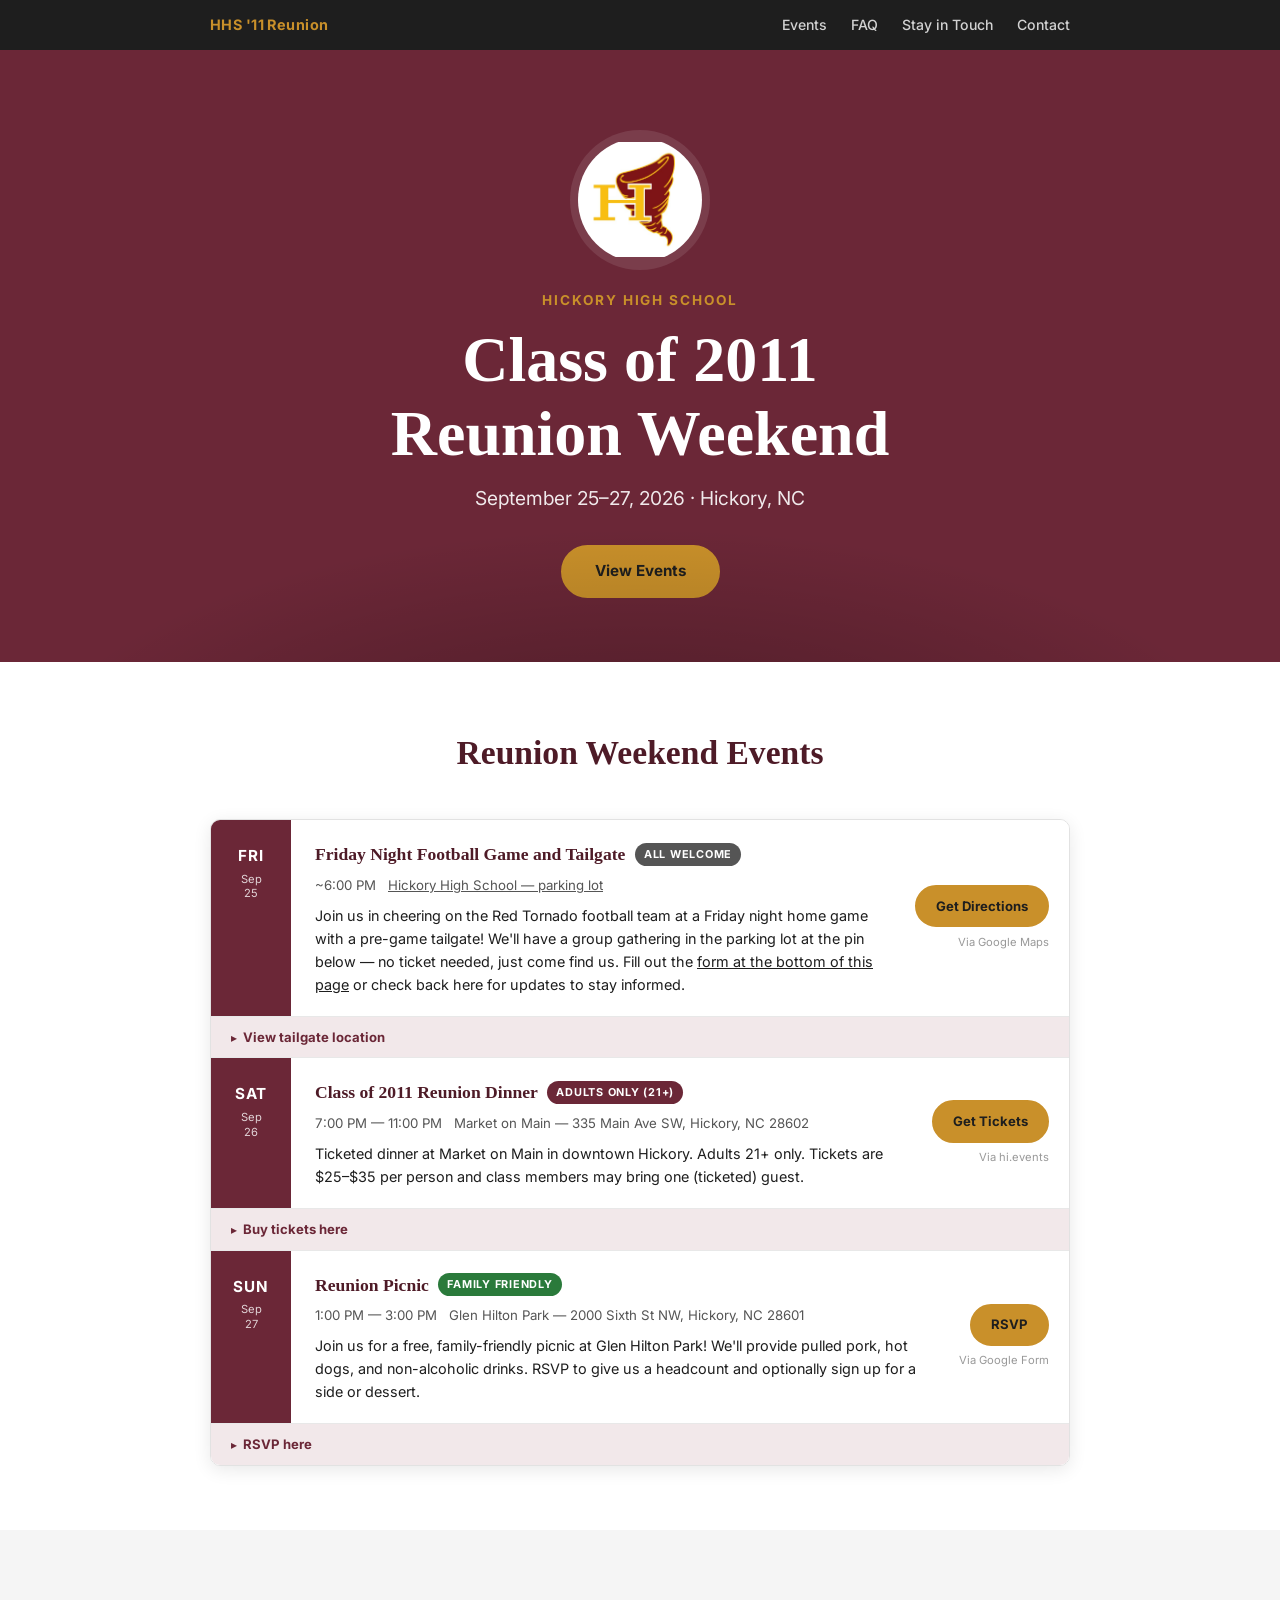
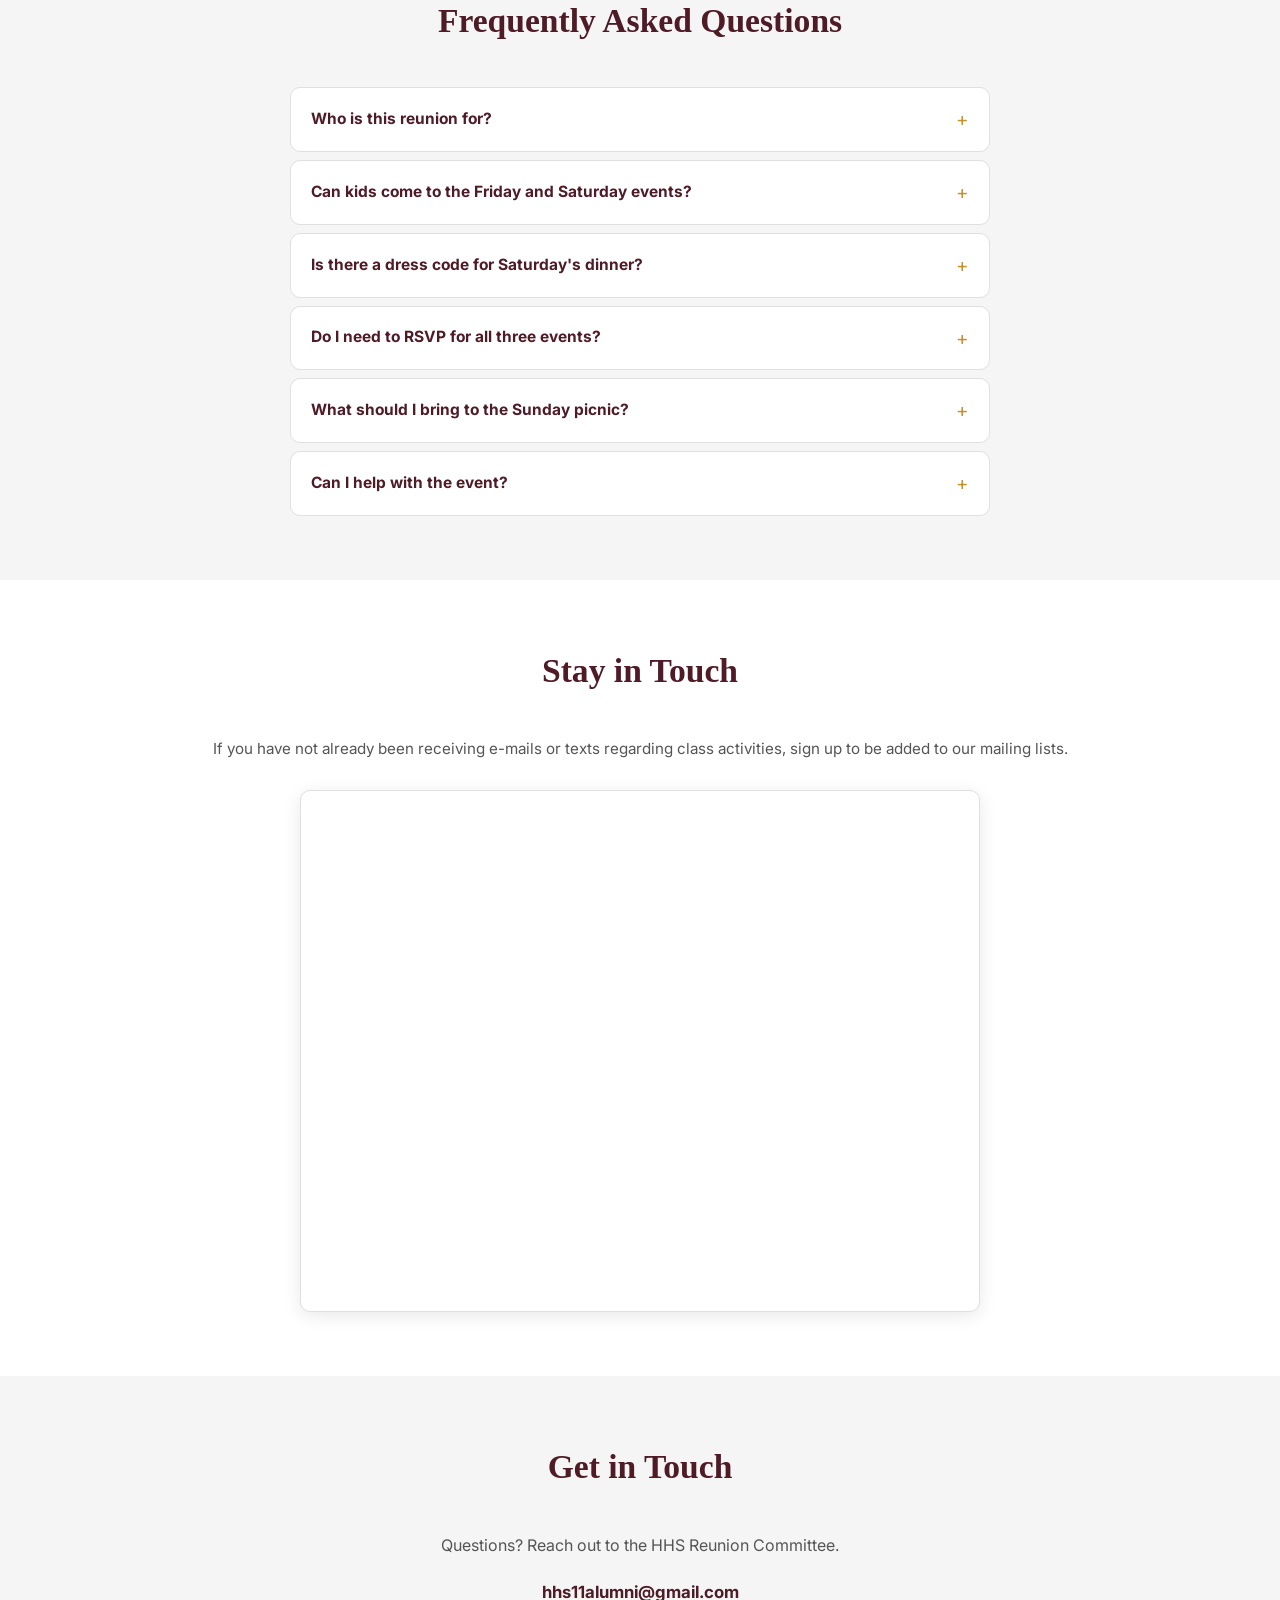
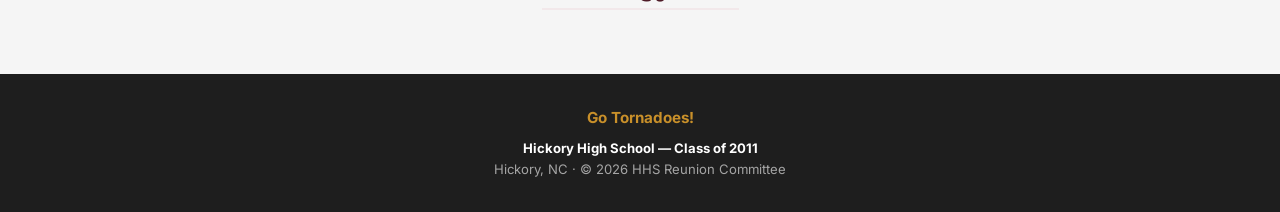
<file: index.html>
<!DOCTYPE html>
<html lang="en">
<head>
  <meta charset="UTF-8" />
  <meta name="viewport" content="width=device-width, initial-scale=1.0" />
  <title>HHS Class of 2011 Reunion</title>
  <meta name="description" content="Hickory High School Class of 2011 Reunion — September 25–27, 2026 · Hickory, NC" />
  <link rel="preconnect" href="https://fonts.googleapis.com" />
  <link rel="preconnect" href="https://fonts.gstatic.com" crossorigin />
  <link href="https://fonts.googleapis.com/css2?family=Inter:wght@400;500;700&display=swap" rel="stylesheet" />
  <link rel="stylesheet" href="style.css" />
</head>
<body>

  <!-- ── Nav ───────────────────────────────────────────────── -->
  <nav class="site-nav" aria-label="Site navigation">
    <div class="container">
      <a class="nav-brand" href="#">HHS '11 Reunion</a>
      <ul class="nav-links">
        <li><a href="#events">Events</a></li>
        <li><a href="#faq">FAQ</a></li>
        <li><a href="#stay-in-touch">Stay in Touch</a></li>
        <li><a href="#contact">Contact</a></li>
      </ul>
    </div>
  </nav>

  <!-- ── Hero ──────────────────────────────────────────────── -->
  <header class="hero">
    <div class="container">
      <img class="hero-logo" src="logo.jpg" alt="Hickory High School Red Tornadoes" />
      <p class="hero-eyebrow">Hickory High School</p>
      <h1 class="hero-title">Class of 2011<br>Reunion Weekend</h1>
      <p class="hero-sub">September 25&ndash;27, 2026 &middot; Hickory, NC</p>
      <a class="btn btn-gold" href="#events">View Events</a>
    </div>
  </header>

  <!-- ── Events (agenda) ───────────────────────────────────── -->
  <section class="section" id="events">
    <div class="container">
      <h2 class="section-title">Reunion Weekend Events</h2>

      <div class="agenda" role="list">

        <!-- Friday -->
        <div class="agenda-row" role="listitem">
          <div class="agenda-day">
            <span class="agenda-day-name">Fri</span>
            <span class="agenda-day-date">Sep<br>25</span>
          </div>
          <div class="agenda-content">
            <div class="agenda-header">
              <span class="agenda-name">Friday Night Football Game and Tailgate</span>
              <span class="event-badge badge--all">All Welcome</span>
            </div>
            <div class="agenda-meta">
              <span>~6:00 PM</span>
              <span><a href="https://maps.app.goo.gl/c3GtdBwujmBn9XMY6" target="_blank" rel="noopener">Hickory High School &mdash; parking lot</a></span>
            </div>
            <p class="agenda-desc">
              Join us in cheering on the Red Tornado football team at a Friday night home game with a pre-game tailgate!
              We'll have a group gathering in the parking lot at the pin below &mdash; no ticket needed, just come find us.
              Fill out the <a href="#stay-in-touch">form at the bottom of this page</a> or check back here for updates to stay informed.
            </p>
          </div>
          <div class="agenda-action">
            <a class="btn-rsvp active" href="https://maps.app.goo.gl/c3GtdBwujmBn9XMY6" target="_blank" rel="noopener">Get Directions</a>
            <span class="rsvp-label">Via Google Maps</span>
          </div>
          <details class="agenda-embed">
            <summary>View tailgate location</summary>
            <div class="agenda-embed-body">
              <iframe
                src="https://www.google.com/maps?q=35.748323,-81.332215&output=embed"
                width="100%"
                height="360"
                style="border:0;"
                title="Friday tailgate location map"
                loading="lazy"
                referrerpolicy="no-referrer-when-downgrade">
                Loading map&hellip;
              </iframe>
            </div>
          </details>
        </div>

        <!-- Saturday -->
        <div class="agenda-row" role="listitem">
          <div class="agenda-day">
            <span class="agenda-day-name">Sat</span>
            <span class="agenda-day-date">Sep<br>26</span>
          </div>
          <div class="agenda-content">
            <div class="agenda-header">
              <span class="agenda-name">Class of 2011 Reunion Dinner</span>
              <span class="event-badge badge--adults">Adults Only (21+)</span>
            </div>
            <div class="agenda-meta">
              <span>7:00 PM &mdash; 11:00 PM</span>
              <span>Market on Main &mdash; 335 Main Ave SW, Hickory, NC 28602</span>
            </div>
            <p class="agenda-desc">
              Ticketed dinner at Market on Main in downtown Hickory. Adults 21+ only.
              Tickets are $25&ndash;$35 per person and class members may bring one (ticketed) guest.
            </p>
          </div>
          <div class="agenda-action">
            <a class="btn-rsvp active" href="https://app.hi.events/event/7826/market-on-main-dinner" target="_blank" rel="noopener">Get Tickets</a>
            <span class="rsvp-label">Via hi.events</span>
          </div>
          <details class="agenda-embed">
            <summary>Buy tickets here</summary>
            <div class="agenda-embed-body">
              <div data-hievents-id="7826"
                data-hievents-primary-color="#820e0eff"
                data-hievents-primary-text-color="#000000"
                data-hievents-secondary-color="#f6ae5c"
                data-hievents-secondary-text-color="#ffffff"
                data-hievents-background-color="#ffffff"
                data-hievents-widget-type="widget"
                data-hievents-widget-version="1.0"
                data-hievents-locale="en"
                data-hievents-padding="20px"
                data-hievents-autoresize="true"
                data-hievents-continue-button-text="Continue"
                class="hievents-widget">
              </div>
            </div>
          </details>
        </div>

        <!-- Sunday -->
        <div class="agenda-row" role="listitem">
          <div class="agenda-day">
            <span class="agenda-day-name">Sun</span>
            <span class="agenda-day-date">Sep<br>27</span>
          </div>
          <div class="agenda-content">
            <div class="agenda-header">
              <span class="agenda-name">Reunion Picnic</span>
              <span class="event-badge badge--family">Family Friendly</span>
            </div>
            <div class="agenda-meta">
              <span>1:00 PM &mdash; 3:00 PM</span>
              <span>Glen Hilton Park &mdash; 2000 Sixth St NW, Hickory, NC 28601</span>
            </div>
            <p class="agenda-desc">
              Join us for a free, family-friendly picnic at Glen Hilton Park!
              We'll provide pulled pork, hot dogs, and non-alcoholic drinks.
              RSVP to give us a headcount and optionally sign up for a side or dessert.
            </p>
          </div>
          <div class="agenda-action">
            <a class="btn-rsvp active" href="https://forms.gle/G8534z39bwpqiwjw9" target="_blank" rel="noopener">RSVP</a>
            <span class="rsvp-label">Via Google Form</span>
          </div>
          <details class="agenda-embed">
            <summary>RSVP here</summary>
            <div class="agenda-embed-body">
              <iframe
                src="https://docs.google.com/forms/d/e/1FAIpQLScFFA4aAzyk_9C_FlSV6OvyWtxYTre0NOETAGN-IoZAKgzz3w/viewform?embedded=true"
                width="100%"
                height="600"
                title="Sunday Picnic RSVP form"
                loading="lazy">
                Loading form&hellip;
              </iframe>
            </div>
          </details>
        </div>

      </div><!-- /.agenda -->
    </div>
  </section>

  <!-- ── FAQ ──────────────────────────────────────────────────── -->
  <section class="section section--alt" id="faq">
    <div class="container">
      <h2 class="section-title">Frequently Asked Questions</h2>
      <div class="faq-list">

        <details>
          <summary>Who is this reunion for?</summary>
          <div class="faq-answer">
            <p>This reunion is open to anyone who attended Hickory High School as part of the Class of 2011 &mdash; whether or not you graduated. If you transferred or your plans changed, you're still welcome.</p>
            <p>For the Saturday evening dinner, each class member may bring one ticketed guest.</p>
          </div>
        </details>

        <details>
          <summary>Can kids come to the Friday and Saturday events?</summary>
          <div class="faq-answer">
            <p><strong>Friday:</strong> Yes! </p>
            <p><strong>Saturday dinner:</strong> Adults 21+ only.</p>
            <p><strong>Sunday picnic:</strong> Yes! </p>
          </div>
        </details>

        <details>
          <summary>Is there a dress code for Saturday's dinner?</summary>
          <div class="faq-answer">
            <p>Nope! Come wearing whatever you feel most comfortable in!</p>
          </div>
        </details>

        <details>
          <summary>Do I need to RSVP for all three events?</summary>
          <div class="faq-answer">
            <p><strong>Friday:</strong> No RSVP needed. Sign up at the bottom of the page to receive updates.</p>
            <p><strong>Saturday:</strong> Yes &mdash; a ticket is required. <a href="https://app.hi.events/event/7826/market-on-main-dinner" target="_blank" rel="noopener">Purchase tickets here</a>.</p>
            <p><strong>Sunday:</strong> No ticket required, but please <a href="https://forms.gle/G8534z39bwpqiwjw9" target="_blank" rel="noopener">fill out the RSVP form</a> to help us get a headcount and optionally sign up for a side or dessert.</p>
          </div>
        </details>

        <details>
          <summary>What should I bring to the Sunday picnic?</summary>
          <div class="faq-answer">
            <p>We'll be providing pulled pork, hot dogs, and drinks. Use the RSVP form to sign up for a side or dessert to share.</p>
          </div>
        </details>

        <details>
          <summary>Can I help with the event?</summary>
          <div class="faq-answer">
            <p>Yes! If you'd like to volunteer or help with any of the events, send us a message at <a href="mailto:hhs11alumni@gmail.com">hhs11alumni@gmail.com</a>.</p>
          </div>
        </details>

      </div>
    </div>
  </section>

  <!-- ── Stay in Touch ─────────────────────────────────────── -->
  <section class="section" id="stay-in-touch">
    <div class="container">
      <h2 class="section-title">Stay in Touch</h2>
      <p class="stay-intro">If you have not already been receiving e-mails or texts regarding class activities, sign up to be added to our mailing lists.</p>
      <div class="form-embed-wrapper">
        <iframe
          src="https://docs.google.com/forms/d/e/1FAIpQLSdCavh5QezKf--BuczPzMmnY-J4u5Gs0GdCN1JF66yBt_H6Gw/viewform?embedded=true"
          width="100%"
          height="520"
          frameborder="0"
          marginheight="0"
          marginwidth="0"
          title="Stay in Touch signup form"
          loading="lazy">
          Loading form&hellip;
        </iframe>
      </div>
    </div>
  </section>

  <!-- ── Contact ────────────────────────────────────────────── -->
  <section class="section section--alt" id="contact">
    <div class="container">
      <h2 class="section-title">Get in Touch</h2>
      <div class="contact-box">
        <p>Questions? Reach out to the HHS Reunion Committee.</p>
        <a class="contact-email" href="mailto:hhs11alumni@gmail.com">
          hhs11alumni@gmail.com
        </a>
      </div>
    </div>
  </section>

  <!-- ── Footer ─────────────────────────────────────────────── -->
  <footer class="site-footer">
    <div class="container">
      <span class="go-tornadoes">Go Tornadoes!</span>
      <p>
        <strong>Hickory High School &mdash; Class of 2011</strong><br>
        Hickory, NC &middot; &copy; 2026 HHS Reunion Committee
      </p>
    </div>
  </footer>

  <script async src="https://app.hi.events/widget.js"></script>
</body>
</html>
</file>
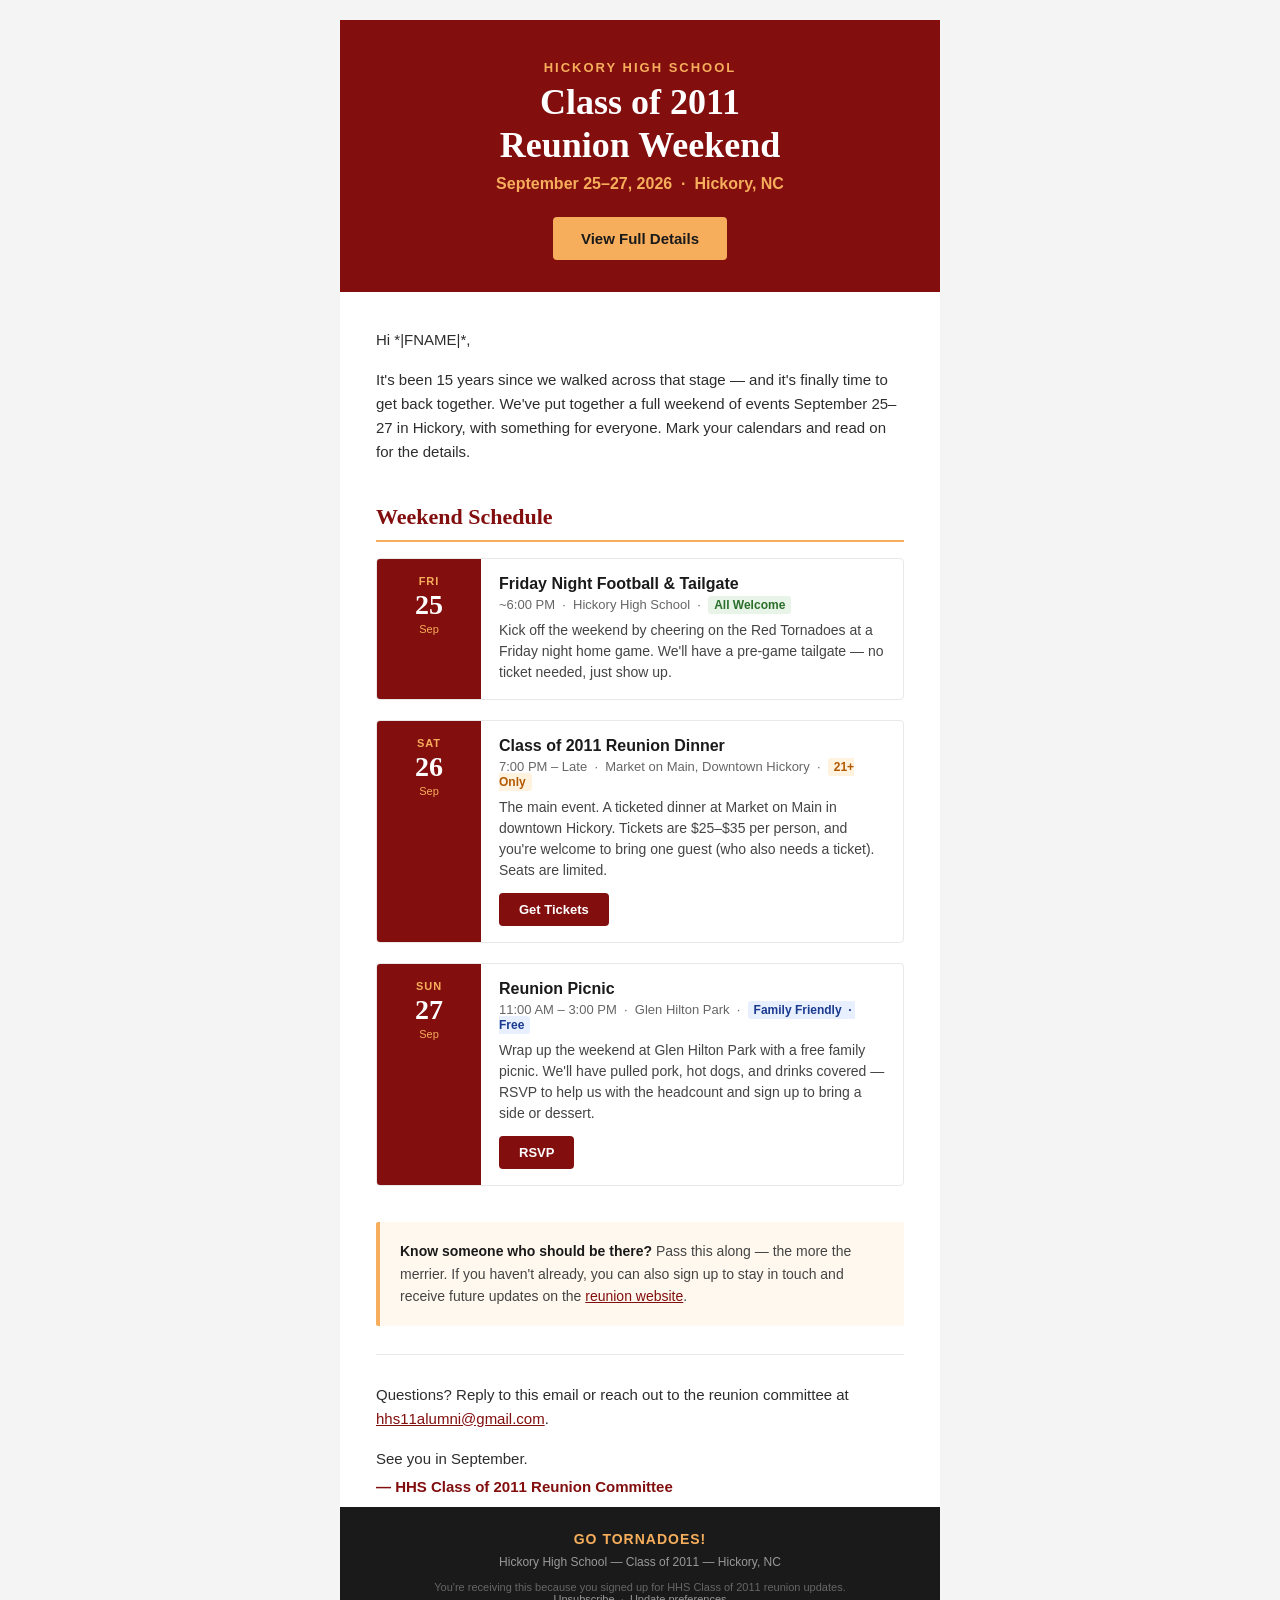
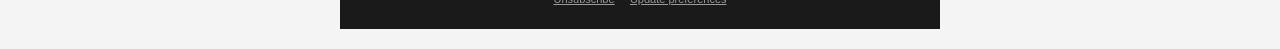
<file: announcement-email-template.html>
<!DOCTYPE html>
<html lang="en" xmlns="http://www.w3.org/1999/xhtml">
<head>
  <meta charset="UTF-8" />
  <meta name="viewport" content="width=device-width, initial-scale=1.0" />
  <meta http-equiv="X-UA-Compatible" content="IE=edge" />
  <title>HHS Class of 2011 Reunion Weekend</title>
  <!--[if mso]>
  <noscript>
    <xml>
      <o:OfficeDocumentSettings>
        <o:PixelsPerInch>96</o:PixelsPerInch>
      </o:OfficeDocumentSettings>
    </xml>
  </noscript>
  <![endif]-->
  <style type="text/css">
    body, table, td, a { -webkit-text-size-adjust: 100%; -ms-text-size-adjust: 100%; }
    table, td { mso-table-lspace: 0pt; mso-table-rspace: 0pt; }
    img { -ms-interpolation-mode: bicubic; border: 0; height: auto; line-height: 100%; outline: none; text-decoration: none; }
    body { margin: 0 !important; padding: 0 !important; background-color: #f4f4f4; }
    @media screen and (max-width: 600px) {
      .email-container { width: 100% !important; }
      .stack-column { display: block !important; width: 100% !important; }
      .event-day-col { width: 60px !important; }
    }
  </style>
</head>
<body style="margin:0;padding:0;background-color:#f4f4f4;">

  <!-- Preheader text (hidden, shows in inbox preview) -->
  <div style="display:none;max-height:0;overflow:hidden;font-size:1px;color:#f4f4f4;">
    It's been 15 years — reunion weekend is September 25–27 in Hickory. Here's everything you need to know.
  </div>

  <!-- Email wrapper -->
  <table border="0" cellpadding="0" cellspacing="0" width="100%" style="background-color:#f4f4f4;">
    <tr>
      <td align="center" style="padding:20px 10px;">

        <!-- Email container -->
        <table border="0" cellpadding="0" cellspacing="0" width="600" class="email-container" style="background-color:#ffffff;max-width:600px;">

          <!-- Header / Hero -->
          <tr>
            <td align="center" style="background-color:#820e0e;padding:40px 30px 32px;">
              <p style="margin:0 0 6px;font-family:Arial,sans-serif;font-size:13px;font-weight:bold;letter-spacing:2px;text-transform:uppercase;color:#f6ae5c;">Hickory High School</p>
              <h1 style="margin:0 0 8px;font-family:Georgia,serif;font-size:36px;font-weight:bold;color:#ffffff;line-height:1.2;">Class of 2011<br>Reunion Weekend</h1>
              <p style="margin:0 0 24px;font-family:Arial,sans-serif;font-size:16px;color:#f6ae5c;font-weight:bold;">September 25–27, 2026 &nbsp;&middot;&nbsp; Hickory, NC</p>
              <table border="0" cellpadding="0" cellspacing="0">
                <tr>
                  <td align="center" style="background-color:#f6ae5c;border-radius:4px;">
                    <a href="https://hhs11alumni.org/" target="_blank" style="display:inline-block;padding:13px 28px;font-family:Arial,sans-serif;font-size:15px;font-weight:bold;color:#1a1a1a;text-decoration:none;">View Full Details</a>
                  </td>
                </tr>
              </table>
            </td>
          </tr>

          <!-- Intro copy -->
          <tr>
            <td style="padding:36px 36px 24px;font-family:Arial,sans-serif;font-size:15px;line-height:1.6;color:#2d2d2d;">
              <p style="margin:0 0 16px;">Hi *|FNAME|*,</p>
              <p style="margin:0 0 16px;">It's been 15 years since we walked across that stage — and it's finally time to get back together. We've put together a full weekend of events September 25–27 in Hickory, with something for everyone. Mark your calendars and read on for the details.</p>
            </td>
          </tr>

          <!-- Section header: Events -->
          <tr>
            <td style="padding:0 36px 16px;">
              <h2 style="margin:0;font-family:Georgia,serif;font-size:22px;color:#820e0e;border-bottom:2px solid #f6ae5c;padding-bottom:10px;">Weekend Schedule</h2>
            </td>
          </tr>

          <!-- Event 1: Friday -->
          <tr>
            <td style="padding:0 36px 8px;">
              <table border="0" cellpadding="0" cellspacing="0" width="100%" style="border:1px solid #e8e8e8;border-radius:4px;overflow:hidden;">
                <tr>
                  <!-- Day block -->
                  <td valign="top" width="80" class="event-day-col" style="background-color:#820e0e;padding:16px 12px;text-align:center;">
                    <p style="margin:0;font-family:Arial,sans-serif;font-size:11px;font-weight:bold;letter-spacing:1px;text-transform:uppercase;color:#f6ae5c;">FRI</p>
                    <p style="margin:4px 0 0;font-family:Georgia,serif;font-size:28px;font-weight:bold;color:#ffffff;line-height:1;">25</p>
                    <p style="margin:4px 0 0;font-family:Arial,sans-serif;font-size:11px;color:#f6ae5c;">Sep</p>
                  </td>
                  <!-- Event details -->
                  <td valign="top" style="padding:16px 18px;font-family:Arial,sans-serif;color:#2d2d2d;">
                    <p style="margin:0 0 4px;font-size:16px;font-weight:bold;color:#1a1a1a;">Friday Night Football &amp; Tailgate</p>
                    <p style="margin:0 0 8px;font-size:13px;color:#666666;">~6:00 PM &nbsp;&middot;&nbsp; Hickory High School &nbsp;&middot;&nbsp; <span style="background-color:#e8f4e8;color:#2a6e2a;padding:2px 6px;border-radius:3px;font-size:12px;font-weight:bold;">All Welcome</span></p>
                    <p style="margin:0;font-size:14px;line-height:1.5;color:#444444;">Kick off the weekend by cheering on the Red Tornadoes at a Friday night home game. We'll have a pre-game tailgate — no ticket needed, just show up.</p>
                  </td>
                </tr>
              </table>
            </td>
          </tr>

          <!-- Spacer -->
          <tr><td style="height:12px;"></td></tr>

          <!-- Event 2: Saturday -->
          <tr>
            <td style="padding:0 36px 8px;">
              <table border="0" cellpadding="0" cellspacing="0" width="100%" style="border:1px solid #e8e8e8;border-radius:4px;overflow:hidden;">
                <tr>
                  <!-- Day block -->
                  <td valign="top" width="80" class="event-day-col" style="background-color:#820e0e;padding:16px 12px;text-align:center;">
                    <p style="margin:0;font-family:Arial,sans-serif;font-size:11px;font-weight:bold;letter-spacing:1px;text-transform:uppercase;color:#f6ae5c;">SAT</p>
                    <p style="margin:4px 0 0;font-family:Georgia,serif;font-size:28px;font-weight:bold;color:#ffffff;line-height:1;">26</p>
                    <p style="margin:4px 0 0;font-family:Arial,sans-serif;font-size:11px;color:#f6ae5c;">Sep</p>
                  </td>
                  <!-- Event details -->
                  <td valign="top" style="padding:16px 18px;font-family:Arial,sans-serif;color:#2d2d2d;">
                    <p style="margin:0 0 4px;font-size:16px;font-weight:bold;color:#1a1a1a;">Class of 2011 Reunion Dinner</p>
                    <p style="margin:0 0 8px;font-size:13px;color:#666666;">7:00 PM &ndash; Late &nbsp;&middot;&nbsp; Market on Main, Downtown Hickory &nbsp;&middot;&nbsp; <span style="background-color:#fff3e0;color:#b35900;padding:2px 6px;border-radius:3px;font-size:12px;font-weight:bold;">21+ Only</span></p>
                    <p style="margin:0 0 12px;font-size:14px;line-height:1.5;color:#444444;">The main event. A ticketed dinner at Market on Main in downtown Hickory. Tickets are $25–$35 per person, and you're welcome to bring one guest (who also needs a ticket). Seats are limited.</p>
                    <table border="0" cellpadding="0" cellspacing="0">
                      <tr>
                        <td style="background-color:#820e0e;border-radius:4px;">
                          <a href="https://app.hi.events/event/7826/market-on-main-dinner" target="_blank" style="display:inline-block;padding:9px 20px;font-family:Arial,sans-serif;font-size:13px;font-weight:bold;color:#ffffff;text-decoration:none;">Get Tickets</a>
                        </td>
                      </tr>
                    </table>
                  </td>
                </tr>
              </table>
            </td>
          </tr>

          <!-- Spacer -->
          <tr><td style="height:12px;"></td></tr>

          <!-- Event 3: Sunday -->
          <tr>
            <td style="padding:0 36px 8px;">
              <table border="0" cellpadding="0" cellspacing="0" width="100%" style="border:1px solid #e8e8e8;border-radius:4px;overflow:hidden;">
                <tr>
                  <!-- Day block -->
                  <td valign="top" width="80" class="event-day-col" style="background-color:#820e0e;padding:16px 12px;text-align:center;">
                    <p style="margin:0;font-family:Arial,sans-serif;font-size:11px;font-weight:bold;letter-spacing:1px;text-transform:uppercase;color:#f6ae5c;">SUN</p>
                    <p style="margin:4px 0 0;font-family:Georgia,serif;font-size:28px;font-weight:bold;color:#ffffff;line-height:1;">27</p>
                    <p style="margin:4px 0 0;font-family:Arial,sans-serif;font-size:11px;color:#f6ae5c;">Sep</p>
                  </td>
                  <!-- Event details -->
                  <td valign="top" style="padding:16px 18px;font-family:Arial,sans-serif;color:#2d2d2d;">
                    <p style="margin:0 0 4px;font-size:16px;font-weight:bold;color:#1a1a1a;">Reunion Picnic</p>
                    <p style="margin:0 0 8px;font-size:13px;color:#666666;">11:00 AM – 3:00 PM &nbsp;&middot;&nbsp; Glen Hilton Park &nbsp;&middot;&nbsp; <span style="background-color:#e8f0ff;color:#1a3a8f;padding:2px 6px;border-radius:3px;font-size:12px;font-weight:bold;">Family Friendly &nbsp;&middot;&nbsp; Free</span></p>
                    <p style="margin:0 0 12px;font-size:14px;line-height:1.5;color:#444444;">Wrap up the weekend at Glen Hilton Park with a free family picnic. We'll have pulled pork, hot dogs, and drinks covered — RSVP to help us with the headcount and sign up to bring a side or dessert.</p>
                    <table border="0" cellpadding="0" cellspacing="0">
                      <tr>
                        <td style="background-color:#820e0e;border-radius:4px;">
                          <a href="https://forms.gle/G8534z39bwpqiwjw9" target="_blank" style="display:inline-block;padding:9px 20px;font-family:Arial,sans-serif;font-size:13px;font-weight:bold;color:#ffffff;text-decoration:none;">RSVP</a>
                        </td>
                      </tr>
                    </table>
                  </td>
                </tr>
              </table>
            </td>
          </tr>

          <!-- Spacer -->
          <tr><td style="height:28px;"></td></tr>

          <!-- Spread the word callout -->
          <tr>
            <td style="padding:0 36px 28px;">
              <table border="0" cellpadding="0" cellspacing="0" width="100%" style="background-color:#fff8ee;border-left:4px solid #f6ae5c;border-radius:2px;">
                <tr>
                  <td style="padding:18px 20px;font-family:Arial,sans-serif;font-size:14px;line-height:1.6;color:#444444;">
                    <strong style="color:#1a1a1a;">Know someone who should be there?</strong> Pass this along — the more the merrier. If you haven't already, you can also sign up to stay in touch and receive future updates on the <a href="https://hhs11alumni.org/#stay-in-touch" target="_blank" style="color:#820e0e;">reunion website</a>.
                  </td>
                </tr>
              </table>
            </td>
          </tr>

          <!-- Divider -->
          <tr>
            <td style="padding:0 36px;">
              <table border="0" cellpadding="0" cellspacing="0" width="100%">
                <tr>
                  <td style="border-top:1px solid #e8e8e8;"></td>
                </tr>
              </table>
            </td>
          </tr>

          <!-- Closing -->
          <tr>
            <td style="padding:28px 36px 8px;font-family:Arial,sans-serif;font-size:15px;line-height:1.6;color:#2d2d2d;">
              <p style="margin:0 0 16px;">Questions? Reply to this email or reach out to the reunion committee at <a href="mailto:hhs11alumni@gmail.com" style="color:#820e0e;">hhs11alumni@gmail.com</a>.</p>
              <p style="margin:0 0 4px;">See you in September.</p>
              <p style="margin:0;font-weight:bold;color:#820e0e;">— HHS Class of 2011 Reunion Committee</p>
            </td>
          </tr>

          <!-- Footer -->
          <tr>
            <td style="background-color:#1a1a1a;padding:24px 36px;text-align:center;">
              <p style="margin:0 0 8px;font-family:Arial,sans-serif;font-size:14px;font-weight:bold;color:#f6ae5c;letter-spacing:1px;">GO TORNADOES!</p>
              <p style="margin:0 0 12px;font-family:Arial,sans-serif;font-size:12px;color:#999999;">Hickory High School &mdash; Class of 2011 &mdash; Hickory, NC</p>
              <p style="margin:0;font-family:Arial,sans-serif;font-size:11px;color:#666666;">
                You're receiving this because you signed up for HHS Class of 2011 reunion updates.<br>
                <a href="*|UNSUB|*" style="color:#999999;">Unsubscribe</a> &nbsp;&middot;&nbsp; <a href="*|UPDATE_PROFILE|*" style="color:#999999;">Update preferences</a>
              </p>
            </td>
          </tr>

        </table>
        <!-- /Email container -->

      </td>
    </tr>
  </table>

</body>
</html>
</file>
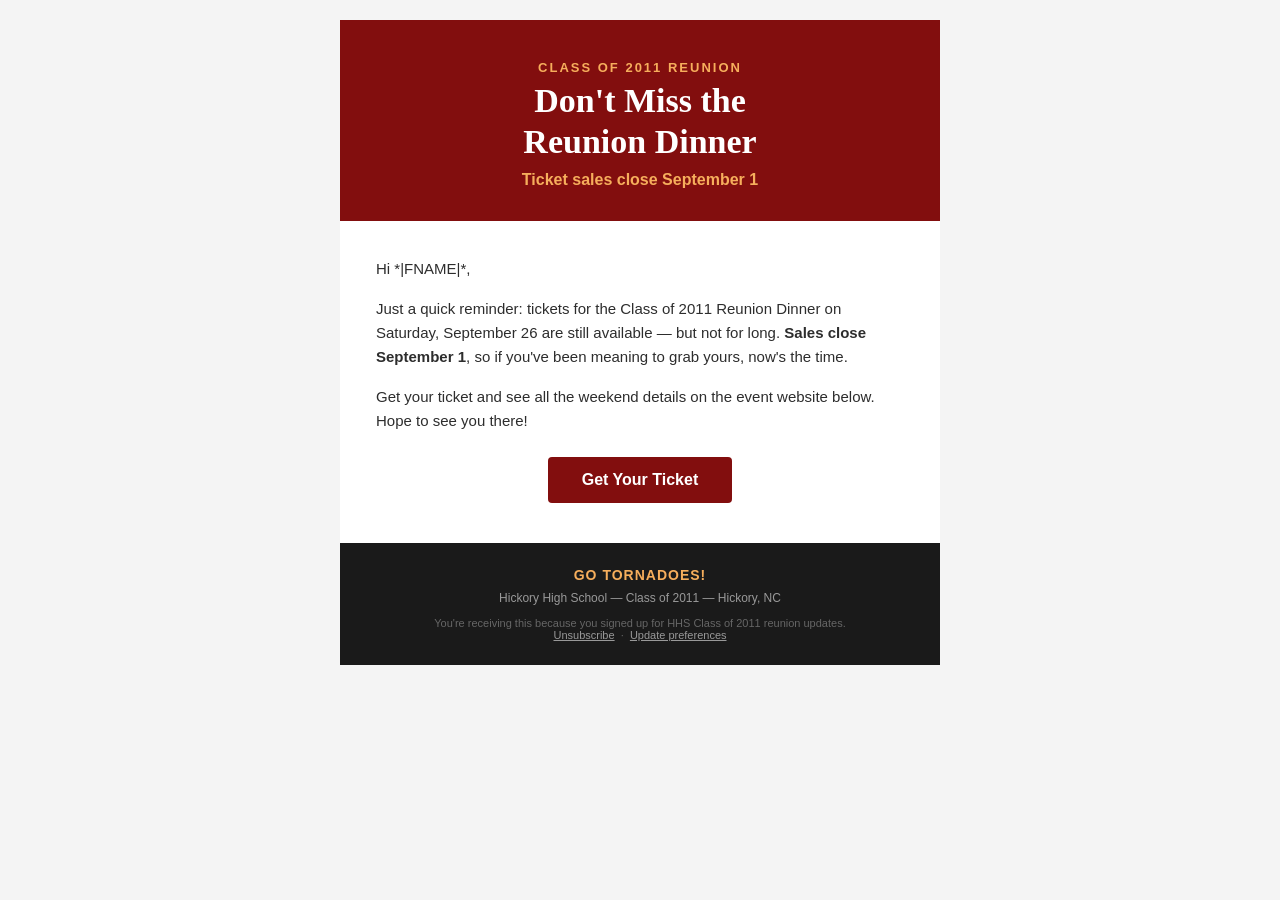
<file: ticket-reminder-email-template.html>
<!DOCTYPE html>
<html lang="en" xmlns="http://www.w3.org/1999/xhtml">
<head>
  <meta charset="UTF-8" />
  <meta name="viewport" content="width=device-width, initial-scale=1.0" />
  <meta http-equiv="X-UA-Compatible" content="IE=edge" />
  <title>Reunion Dinner Tickets — Sales Close Sept. 1</title>
  <!--[if mso]>
  <noscript>
    <xml>
      <o:OfficeDocumentSettings>
        <o:PixelsPerInch>96</o:PixelsPerInch>
      </o:OfficeDocumentSettings>
    </xml>
  </noscript>
  <![endif]-->
  <style type="text/css">
    body, table, td, a { -webkit-text-size-adjust: 100%; -ms-text-size-adjust: 100%; }
    table, td { mso-table-lspace: 0pt; mso-table-rspace: 0pt; }
    img { -ms-interpolation-mode: bicubic; border: 0; height: auto; line-height: 100%; outline: none; text-decoration: none; }
    body { margin: 0 !important; padding: 0 !important; background-color: #f4f4f4; }
    @media screen and (max-width: 600px) {
      .email-container { width: 100% !important; }
    }
  </style>
</head>
<body style="margin:0;padding:0;background-color:#f4f4f4;">

  <!-- Preheader text (hidden, shows in inbox preview) -->
  <div style="display:none;max-height:0;overflow:hidden;font-size:1px;color:#f4f4f4;">
    Last call — reunion dinner tickets go off sale September 1. Grab yours before they're gone.
  </div>

  <!-- Email wrapper -->
  <table border="0" cellpadding="0" cellspacing="0" width="100%" style="background-color:#f4f4f4;">
    <tr>
      <td align="center" style="padding:20px 10px;">

        <!-- Email container -->
        <table border="0" cellpadding="0" cellspacing="0" width="600" class="email-container" style="background-color:#ffffff;max-width:600px;">

          <!-- Header / Hero -->
          <tr>
            <td align="center" style="background-color:#820e0e;padding:40px 30px 32px;">
              <p style="margin:0 0 6px;font-family:Arial,sans-serif;font-size:13px;font-weight:bold;letter-spacing:2px;text-transform:uppercase;color:#f6ae5c;">Class of 2011 Reunion</p>
              <h1 style="margin:0 0 8px;font-family:Georgia,serif;font-size:34px;font-weight:bold;color:#ffffff;line-height:1.2;">Don't Miss the<br>Reunion Dinner</h1>
              <p style="margin:0;font-family:Arial,sans-serif;font-size:16px;color:#f6ae5c;font-weight:bold;">Ticket sales close September 1</p>
            </td>
          </tr>

          <!-- Body copy -->
          <tr>
            <td style="padding:36px 36px 24px;font-family:Arial,sans-serif;font-size:15px;line-height:1.6;color:#2d2d2d;">
              <p style="margin:0 0 16px;">Hi *|FNAME|*,</p>
              <p style="margin:0 0 16px;">Just a quick reminder: tickets for the Class of 2011 Reunion Dinner on Saturday, September 26 are still available &mdash; but not for long. <strong>Sales close September 1</strong>, so if you've been meaning to grab yours, now's the time.</p>
              <p style="margin:0;">Get your ticket and see all the weekend details on the event website below. Hope to see you there!</p>
            </td>
          </tr>

          <!-- CTA button -->
          <tr>
            <td align="center" style="padding:0 36px 40px;">
              <table border="0" cellpadding="0" cellspacing="0">
                <tr>
                  <td align="center" style="background-color:#820e0e;border-radius:4px;">
                    <a href="https://hhs11alumni.org/" target="_blank" style="display:inline-block;padding:14px 34px;font-family:Arial,sans-serif;font-size:16px;font-weight:bold;color:#ffffff;text-decoration:none;">Get Your Ticket</a>
                  </td>
                </tr>
              </table>
            </td>
          </tr>

          <!-- Footer -->
          <tr>
            <td style="background-color:#1a1a1a;padding:24px 36px;text-align:center;">
              <p style="margin:0 0 8px;font-family:Arial,sans-serif;font-size:14px;font-weight:bold;color:#f6ae5c;letter-spacing:1px;">GO TORNADOES!</p>
              <p style="margin:0 0 12px;font-family:Arial,sans-serif;font-size:12px;color:#999999;">Hickory High School &mdash; Class of 2011 &mdash; Hickory, NC</p>
              <p style="margin:0;font-family:Arial,sans-serif;font-size:11px;color:#666666;">
                You're receiving this because you signed up for HHS Class of 2011 reunion updates.<br>
                <a href="*|UNSUB|*" style="color:#999999;">Unsubscribe</a> &nbsp;&middot;&nbsp; <a href="*|UPDATE_PROFILE|*" style="color:#999999;">Update preferences</a>
              </p>
            </td>
          </tr>

        </table>
        <!-- /Email container -->

      </td>
    </tr>
  </table>

</body>
</html>
</file>
<file: style.css>
/* ── Brand tokens ─────────────────────────────────────────── */
:root {
  --garnet:       #6B2737;
  --garnet-dark:  #4e1b27;
  --garnet-light: #f2e8ea;
  --gold:         #C9902A;
  --gold-light:   #fdf6e8;
  --charcoal:     #1e1e1e;
  --gray:         #555;
  --gray-light:   #f5f5f5;
  --white:        #ffffff;

  --badge-adults: var(--garnet);
  --badge-family: #2a7a3b;
  --badge-all:    #555;

  --radius: 10px;
  --shadow: 0 4px 18px rgba(0,0,0,.09);
  --font-sans: 'Inter', system-ui, -apple-system, sans-serif;
  --font-serif: Georgia, 'Times New Roman', serif;
}

/* ── Reset ────────────────────────────────────────────────── */
*, *::before, *::after { box-sizing: border-box; margin: 0; padding: 0; }
html { scroll-behavior: smooth; }
body {
  font-family: var(--font-sans);
  color: var(--charcoal);
  background: var(--white);
  line-height: 1.6;
}
img { display: block; max-width: 100%; }
a { color: inherit; }

/* ── Utility ──────────────────────────────────────────────── */
.container {
  max-width: 900px;
  margin-inline: auto;
  padding-inline: 1.25rem;
}
.section { padding-block: 4rem; }
.section--alt { background: var(--gray-light); }
.section-title {
  font-family: var(--font-serif);
  font-size: clamp(1.6rem, 3vw, 2.1rem);
  color: var(--garnet-dark);
  text-align: center;
  margin-bottom: 2.5rem;
}

/* ── Nav ──────────────────────────────────────────────────── */
.site-nav {
  background: var(--charcoal);
  padding-block: .75rem;
  position: sticky;
  top: 0;
  z-index: 100;
}
.site-nav .container {
  display: flex;
  align-items: center;
  justify-content: space-between;
  gap: 1rem;
  flex-wrap: wrap;
}
.nav-brand {
  font-weight: 700;
  font-size: .9rem;
  color: var(--gold);
  text-decoration: none;
  letter-spacing: .03em;
}
.nav-links {
  display: flex;
  gap: 1.5rem;
  list-style: none;
}
.nav-links a {
  color: rgba(255,255,255,.8);
  text-decoration: none;
  font-size: .88rem;
  font-weight: 500;
  transition: color .2s;
}
.nav-links a:hover { color: var(--gold); }

/* ── Hero ─────────────────────────────────────────────────── */
.hero {
  background: var(--garnet);
  color: var(--white);
  text-align: center;
  padding-block: 5rem 4rem;
  position: relative;
  overflow: hidden;
}
.hero::before {
  content: '';
  position: absolute;
  inset: 0;
  background: radial-gradient(ellipse 70% 60% at 50% 120%, rgba(0,0,0,.3) 0%, transparent 70%);
  pointer-events: none;
}
.hero-eyebrow {
  font-size: .85rem;
  font-weight: 700;
  letter-spacing: .14em;
  text-transform: uppercase;
  color: var(--gold);
  margin-bottom: .75rem;
}
.hero-title {
  font-family: var(--font-serif);
  font-size: clamp(2.4rem, 6vw, 4rem);
  line-height: 1.15;
  margin-bottom: .75rem;
}
.hero-sub {
  font-size: clamp(1rem, 2.5vw, 1.2rem);
  opacity: .9;
  margin-bottom: 2rem;
}
.hero-logo {
  width: 140px;
  height: 140px;
  object-fit: contain;
  margin-inline: auto;
  margin-bottom: 1.25rem;
  border-radius: 50%;
  background: rgba(255,255,255,.1);
  padding: .5rem;
}
.btn {
  display: inline-block;
  padding: .75rem 2rem;
  border-radius: 50px;
  font-weight: 700;
  font-size: .95rem;
  text-decoration: none;
  transition: background .2s, color .2s, transform .15s;
  cursor: pointer;
}
.btn-gold {
  background: var(--gold);
  color: var(--charcoal);
  border: 2px solid var(--gold);
}
.btn-gold:hover { background: transparent; color: var(--gold); transform: translateY(-2px); }

/* ── Agenda ───────────────────────────────────────────────── */
.agenda {
  border: 1px solid #e2e2e2;
  border-radius: var(--radius);
  overflow: hidden;
  box-shadow: var(--shadow);
}

.agenda-row {
  display: grid;
  grid-template-columns: 80px 1fr auto;
  gap: 0;
  align-items: start;
  border-bottom: 1px solid #e8e8e8;
  background: var(--white);
  transition: background .15s;
}
.agenda-row:last-child { border-bottom: none; }
.agenda-row:hover { background: var(--gold-light); }

/* Day label column */
.agenda-day {
  background: var(--garnet);
  color: var(--white);
  padding: 1.5rem .75rem;
  text-align: center;
  display: flex;
  flex-direction: column;
  align-items: center;
  justify-content: flex-start;
  align-self: stretch;
}
.agenda-day-name {
  font-weight: 700;
  font-size: .95rem;
  letter-spacing: .05em;
  text-transform: uppercase;
}
.agenda-day-date {
  font-size: .7rem;
  opacity: .8;
  margin-top: .2rem;
  line-height: 1.3;
}

/* Main content column */
.agenda-content {
  padding: 1.25rem 1.5rem;
  display: flex;
  flex-direction: column;
  gap: .4rem;
}
.agenda-header {
  display: flex;
  align-items: center;
  gap: .6rem;
  flex-wrap: wrap;
}
.agenda-name {
  font-family: var(--font-serif);
  font-size: 1.1rem;
  color: var(--garnet-dark);
  font-weight: 700;
}
.event-badge {
  display: inline-block;
  font-size: .68rem;
  font-weight: 700;
  letter-spacing: .07em;
  text-transform: uppercase;
  color: var(--white);
  padding: .2rem .55rem;
  border-radius: 50px;
}
.badge--adults { background: var(--badge-adults); }
.badge--family { background: var(--badge-family); }
.badge--all    { background: var(--badge-all); }

.agenda-meta {
  font-size: .83rem;
  color: var(--gray);
  display: flex;
  flex-wrap: wrap;
  gap: .2rem .75rem;
}
.agenda-desc {
  font-size: .9rem;
  color: var(--charcoal);
  margin-top: .1rem;
}

/* RSVP column */
.agenda-action {
  padding: 1.25rem 1.25rem 1.25rem .5rem;
  display: flex;
  flex-direction: column;
  align-items: flex-end;
  justify-content: center;
  gap: .4rem;
  align-self: stretch;
}
.btn-rsvp {
  white-space: nowrap;
  display: inline-block;
  padding: .55rem 1.2rem;
  border-radius: 50px;
  font-weight: 700;
  font-size: .82rem;
  text-decoration: none;
  background: var(--gray-light);
  color: var(--gray);
  border: 2px solid #d0d0d0;
  cursor: default;
  transition: background .2s, color .2s, transform .15s;
}
.btn-rsvp.active {
  background: var(--gold);
  color: var(--charcoal);
  border-color: var(--gold);
  cursor: pointer;
}
.btn-rsvp.active:hover { background: #b07d22; border-color: #b07d22; transform: translateY(-1px); }
.rsvp-label {
  font-size: .7rem;
  color: #999;
  white-space: nowrap;
}

/* Mobile: stack columns */
@media (max-width: 600px) {
  .agenda-row {
    grid-template-columns: 64px 1fr;
    grid-template-rows: auto auto;
  }
  .agenda-day {
    grid-row: 1;
    grid-column: 1;
    padding: 1rem .5rem;
  }
  .agenda-content {
    grid-row: 1;
    grid-column: 2;
    padding: 1rem;
  }
  .agenda-action {
    grid-row: 2;
    grid-column: 1 / -1;
    flex-direction: row;
    align-items: center;
    justify-content: flex-end;
    padding: .75rem 1rem;
    border-top: 1px solid #eee;
  }
}

/* ── FAQ ──────────────────────────────────────────────────── */
.faq-list {
  max-width: 700px;
  margin-inline: auto;
  display: flex;
  flex-direction: column;
  gap: .5rem;
}
.faq-list details {
  border: 1px solid #e0e0e0;
  border-radius: var(--radius);
  background: var(--white);
  overflow: hidden;
}
.faq-list details[open] {
  border-color: var(--garnet-light);
}
.faq-list summary {
  font-weight: 700;
  font-size: .97rem;
  padding: 1rem 1.25rem;
  cursor: pointer;
  list-style: none;
  display: flex;
  justify-content: space-between;
  align-items: center;
  gap: 1rem;
  color: var(--garnet-dark);
}
.faq-list summary::-webkit-details-marker { display: none; }
.faq-list summary::after {
  content: '+';
  font-size: 1.2rem;
  font-weight: 400;
  color: var(--gold);
  flex-shrink: 0;
  transition: transform .2s;
}
.faq-list details[open] summary::after {
  transform: rotate(45deg);
}
.faq-list details[open] summary {
  border-bottom: 1px solid var(--garnet-light);
}
.faq-answer {
  padding: 1rem 1.25rem;
  font-size: .92rem;
  color: var(--charcoal);
  line-height: 1.65;
}
.faq-answer p + p { margin-top: .6rem; }

/* ── Agenda embed (expandable form inside a row) ─────────── */
.agenda-embed {
  grid-column: 1 / -1;
  border-top: 1px solid #e8e8e8;
}
.agenda-embed summary {
  list-style: none;
  cursor: pointer;
  padding: .6rem 1.25rem;
  font-size: .82rem;
  font-weight: 700;
  color: var(--garnet);
  display: flex;
  align-items: center;
  gap: .4rem;
  user-select: none;
  background: var(--garnet-light);
}
.agenda-embed summary::-webkit-details-marker { display: none; }
.agenda-embed summary::before {
  content: '▸';
  font-size: .75rem;
  transition: transform .2s;
}
.agenda-embed[open] summary::before { transform: rotate(90deg); }
.agenda-embed-body {
  padding: 1.25rem;
  background: var(--white);
}
.agenda-embed-body iframe {
  display: block;
  width: 100%;
  border: none;
}

/* ── Stay in Touch ────────────────────────────────────────── */
.stay-intro {
  text-align: center;
  color: var(--gray);
  font-size: .95rem;
  margin-bottom: 1.75rem;
}
.form-embed-wrapper {
  max-width: 680px;
  margin-inline: auto;
  border: 1px solid #e0e0e0;
  border-radius: var(--radius);
  overflow: hidden;
  box-shadow: var(--shadow);
  background: var(--white);
}
.form-embed-wrapper iframe {
  display: block;
  width: 100%;
}

/* ── Contact ──────────────────────────────────────────────── */
.contact-box {
  max-width: 500px;
  margin-inline: auto;
  text-align: center;
}
.contact-box p { color: var(--gray); margin-bottom: 1.25rem; }
.contact-email {
  display: inline-block;
  font-size: 1.05rem;
  font-weight: 700;
  color: var(--garnet-dark);
  text-decoration: none;
  border-bottom: 2px solid var(--garnet-light);
  padding-bottom: .1rem;
  transition: border-color .2s;
}
.contact-email:hover { border-color: var(--garnet); }

/* ── Footer ───────────────────────────────────────────────── */
.site-footer {
  background: var(--charcoal);
  color: rgba(255,255,255,.6);
  text-align: center;
  padding-block: 2rem;
  font-size: .82rem;
}
.site-footer strong { color: var(--white); }
.site-footer .go-tornadoes {
  color: var(--gold);
  font-weight: 700;
  font-size: .95rem;
  display: block;
  margin-bottom: .5rem;
}
</file>
